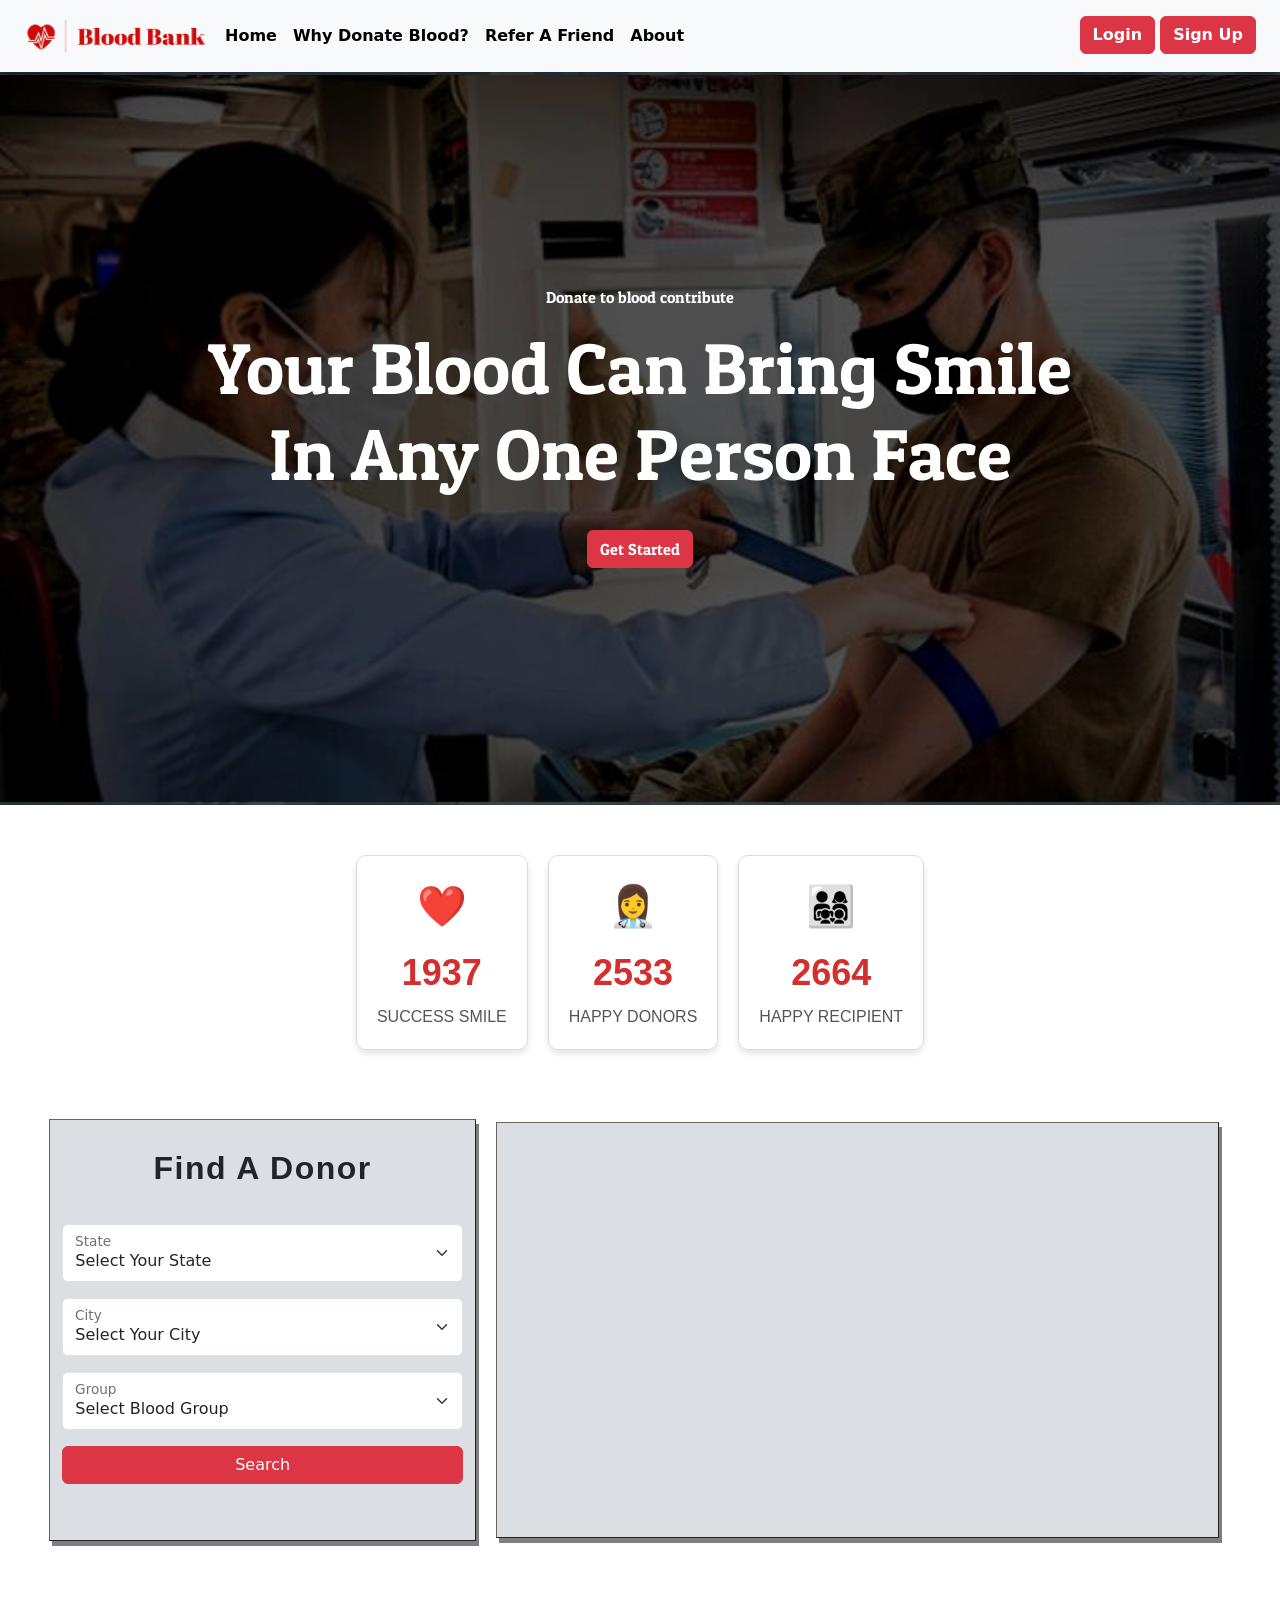
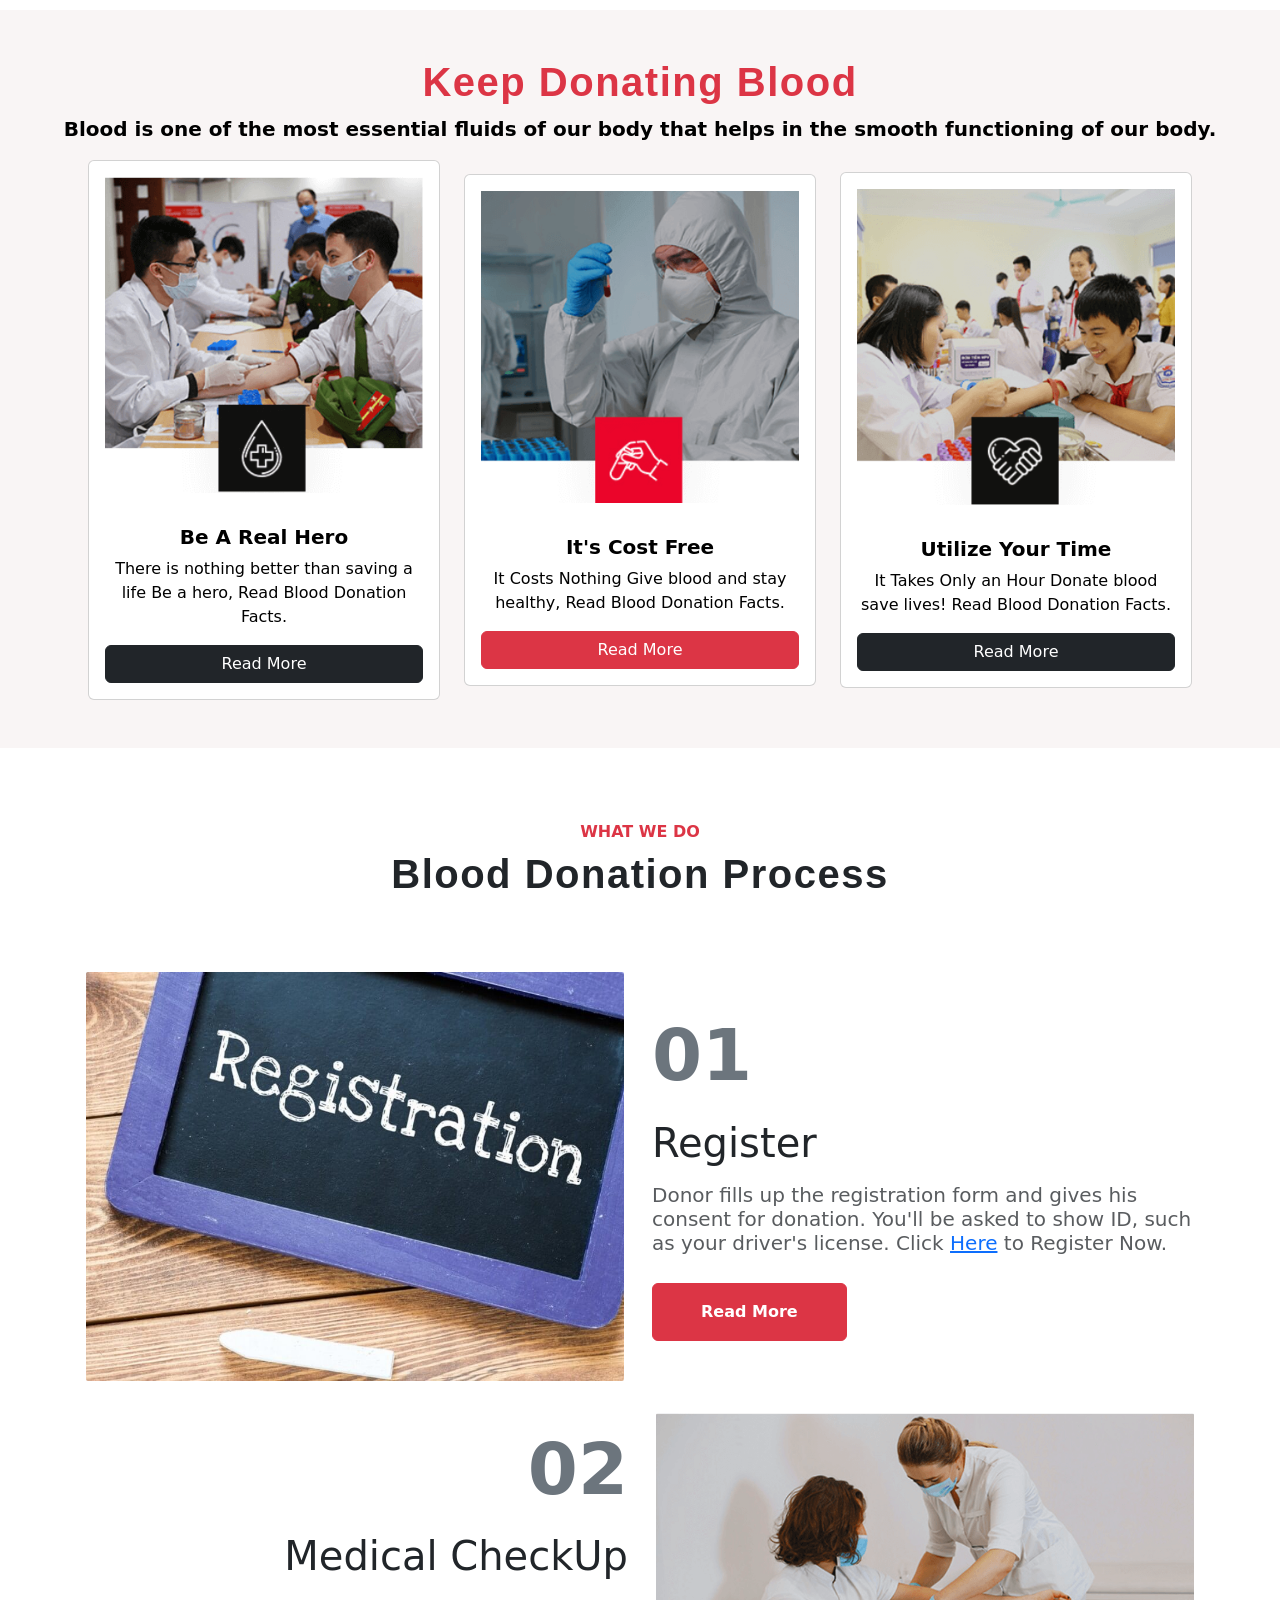
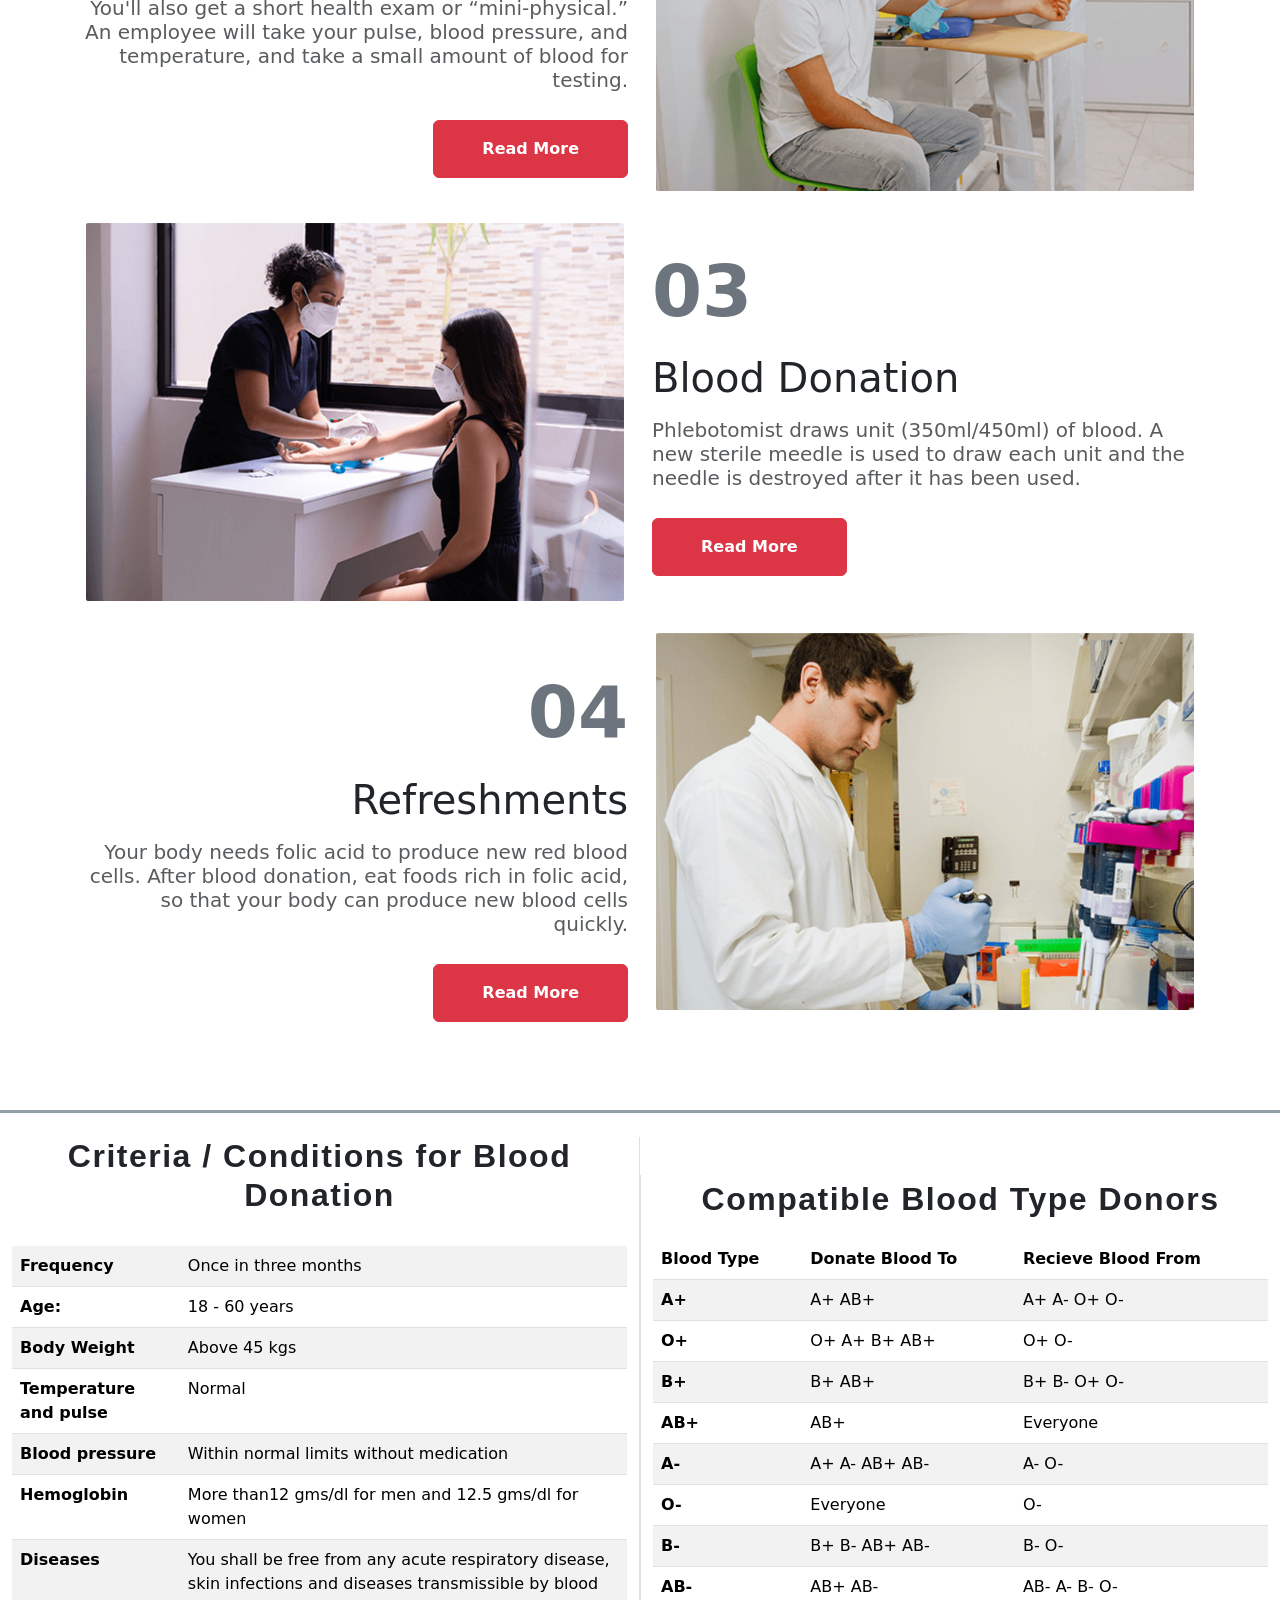
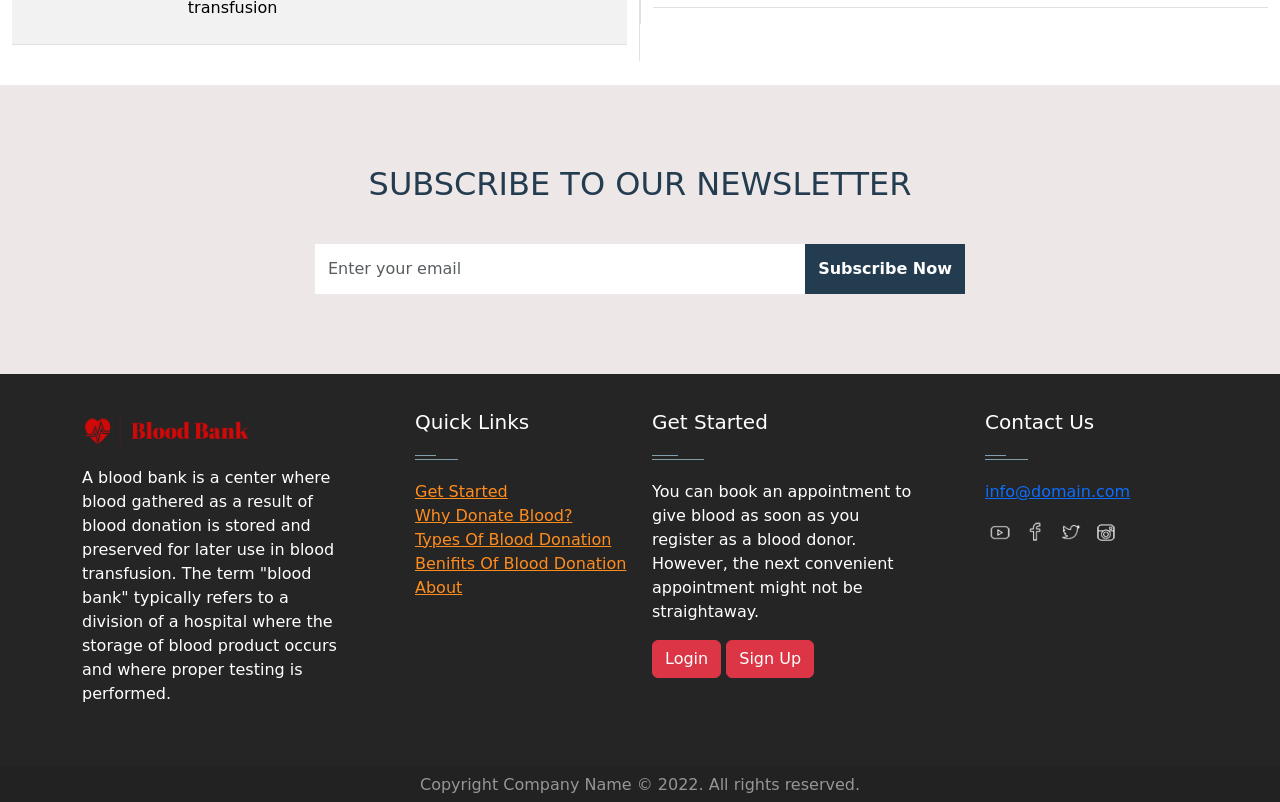
<file: index.html>
<!DOCTYPE html>
<html lang="en">

<head>
    <meta charset="UTF-8">
    <meta http-equiv="X-UA-Compatible" content="IE=edge">
    <meta name="viewport" content="width=device-width, initial-scale=1">
    <link rel='icon' href='images/favicon.ico' type='image/x-icon' sizes="16x16" />
    <link href="https://cdn.jsdelivr.net/npm/bootstrap@5.1.3/dist/css/bootstrap.min.css" rel="stylesheet"
        integrity="sha384-1BmE4kWBq78iYhFldvKuhfTAU6auU8tT94WrHftjDbrCEXSU1oBoqyl2QvZ6jIW3" crossorigin="anonymous">
    <script src="https://cdn.jsdelivr.net/npm/bootstrap@5.1.3/dist/js/bootstrap.bundle.min.js"
        integrity="sha384-ka7Sk0Gln4gmtz2MlQnikT1wXgYsOg+OMhuP+IlRH9sENBO0LRn5q+8nbTov4+1p"
        crossorigin="anonymous"></script>


    <link rel="preconnect" href="https://fonts.googleapis.com">
    <link rel="preconnect" href="https://fonts.gstatic.com" crossorigin>
    <link href="https://fonts.googleapis.com/css2?family=Patua+One&display=swap" rel="stylesheet">
    <link
        href="https://fonts.googleapis.com/css2?family=Alfa+Slab+One&family=Luckiest+Guy&family=Montserrat:wght@500&display=swap"
        rel="stylesheet">
    
    <link rel="stylesheet" href="css/minified-index.css">
    <link rel="stylesheet" href="https://cdnjs.cloudflare.com/ajax/libs/animate.css/4.1.1/animate.min.css" />
    <title>Blood Bank</title>
</head>

<body>

    <!-- Header -->
    <header>
        <div class="container-fluid py-3 px-4 bg-light">
            <div class="d-flex flex-wrap justify-content-center">
                <a href="/" class="mb-2 mb-lg-0 text-black text-decoration-none">
                    <img class="bi me-2" width="185" height="40" src="images/logo.png" alt="">
                </a>
    
                <ul class="nav col-12 col-lg-auto me-lg-auto mb-2 justify-content-center mb-md-0 fw-bolder">
                    <li><a href="./index.html" class="nav-link px-2 text-black">Home</a></li>
                    <li><a href="articles/why-donate-blood.html" class="nav-link px-2 text-black">Why Donate Blood?</a></li>
                    <li><a href="#" class="nav-link px-2 text-black" id="referBtn">Refer A Friend</a></li>
                    <li><a href="#" class="nav-link px-2 text-black">About</a></li>
                </ul>
    
                <div class="text-end">
                    <a class="btn btn-danger fw-bolder" href="login.html" target="_blank">Login</a>
                    <a class="btn btn-danger fw-bolder" href="signup.html" target="_blank">Sign Up</a>
                </div>
            </div>
        </div>
    </header>
    
    <!-- Popup Modal -->
    <div id="popup" class="popup">
        <div class="popup-content">
            <span class="close">&times;</span>
            <h3>Refer A Friend</h3>
            <p>Enter your friend's email or phone number to invite them:</p>
            <form id="referForm">
                <input type="text" id="contactInput" placeholder="Email or Phone Number" required>
                <button type="submit" class="btn btn-danger">Send Invite</button>
            </form>
        </div>
    </div>

    <!-- Section  -->
    <div class="sec1 container-fluid">
        <div>
            <p class="display-7">Donate to blood contribute</p>
        </div>
        <div>
            <h2 class="display-2">Your Blood Can Bring Smile <br> In Any One Person Face</h2>
        </div><br>
        <div><button type="button" class="btn btn-danger">Get Started</button></div><br>
    </div>

    <section>
        <link rel="stylesheet" href="css/index.css">
        <div class="stats-container">
            <div class="stat">
                <div class="stat-icon">❤️</div>
                <div class="stat-number" data-target="2578">0</div>
                <div class="stat-text">SUCCESS SMILE</div>
            </div>
            <div class="stat">
                <div class="stat-icon">👩‍⚕️</div>
                <div class="stat-number" data-target="3235">0</div>
                <div class="stat-text">HAPPY DONORS</div>
            </div>
            <div class="stat">
                <div class="stat-icon">👨‍👩‍👧‍👦</div>
                <div class="stat-number" data-target="3568">0</div>
                <div class="stat-text">HAPPY RECIPIENT</div>
            </div>
        </div>        
    </section>
    <!-- Find A Donor -->
    <div class="sec2 container-fluid py-5">
        <div class="row d-flex align-items-center justify-content-center">
            <div class="col-xs-4 col-sm-6 col-md-4 mx-1 d-grid gap-3 py-4 bcard">
                <p class="fs-2 fw-bolder text-center hstyle">Find A Donor</p>
    
                <div class="form-floating">
                    <select id="get_states" class="form-select">
                        <option selected>Select Your State</option>
                    </select>
                    <label for="get_states">State</label>
                </div>
    
                <div class="form-floating">
                    <select id="get_cities" class="form-select">
                        <option selected>Select Your City</option>
                    </select>
                    <label for="get_cities">City</label>
                </div>
    
                <div class="form-floating">
                    <select id="blood_group" class="form-select">
                        <option selected>Select Blood Group</option>
                    </select>
                    <label for="blood_group">Group</label>
                </div>
    
                <button type="button" class="btn btn-danger" onclick="searchDonors()">Search</button>
    
                <div id="donorResults" class="mt-3"></div>
            </div>
    
            <div class="col-xs-7 col-sm-6 col-md-7 mx-1 py-4">
                <div class="d-flex flex-wrap align-items-center justify-content-center embed-responsive embed-responsive-4by3 bcard">
                    <iframe width="1044" height="414" src="https://www.youtube.com/embed/gYUcQT6Gxts"
                        title="YouTube video player" frameborder="0"
                        allow="accelerometer; autoplay; clipboard-write; encrypted-media; gyroscope; picture-in-picture"
                        allowfullscreen></iframe>
                </div>
            </div>
        </div>
    </div>
    

    <!-- How Blood Donation Works -->
    <section class="sec5 py-5">
        <div class="container-fluid d-flex flex-wrap justify-content-center">
            <div class="row">
                <div class="col text-center">
                    <h2 class="fs-1 fw-bolder hstyle text-danger">Keep Donating Blood</h2>
                    <p class="lead text-black fw-bolder">Blood is one of the most essential fluids of our body that
                        helps in the smooth
                        functioning
                        of our body.</p>
                </div>
            </div>

            <div class="row d-flex align-items-center justify-content-center">
                <div class="col-auto">
                    <div class="card" style="width: 22rem;">
                        <img class="card-img-top p-3" src="./images/blood-donation-1.png" alt="Card image cap">
                        <div class="card-body text-center">
                            <h5 class="card-title text-black fw-bolder">Be A Real Hero</h5>
                            <p class="card-text text-black">There is nothing better than saving a life Be a hero, Read
                                Blood
                                Donation Facts.</p>
                            <a href="./articles/why-donate-blood.html" class="btn1 btn btn-dark">Read More</a>
                        </div>
                    </div>
                </div>

                <div class="col-auto">
                    <div class="card" style="width: 22rem;">
                        <img class="card-img-top p-3" src="./images/blood-donation-2.png" alt="Card image cap">
                        <div class="card-body text-center">
                            <h5 class="card-title text-black fw-bolder">It's Cost Free</h5>
                            <p class="card-text text-black">It Costs Nothing Give blood and stay healthy, Read Blood
                                Donation Facts.
                            </p>
                            <a href="./articles/why-donate-blood.html" target="_blank" class="btn1 btn btn-danger">Read
                                More</a>
                        </div>
                    </div>
                </div>

                <div class="col-auto">
                    <div class="card" style="width: 22rem;">
                        <img class="card-img-top p-3" src="./images/blood-donation-3.png" alt="Card image cap">
                        <div class="card-body text-center">
                            <h5 class="card-title text-black fw-bolder">Utilize Your Time</h5>
                            <p class="card-text text-black">It Takes Only an Hour Donate blood save lives! Read Blood
                                Donation Facts.
                            </p>
                            <a href="./articles/why-donate-blood.html" target="_blank" class="btn1 btn btn-dark">Read
                                More</a>
                        </div>
                    </div>
                </div>
            </div>

        </div>

    </section>

    <!-- Blood Donation Process -->
    <section class="sec3 py-5">
        <div class="py-4">
            <p class="fs-6 m-0 text-danger fw-bolder text-center">WHAT WE DO</p>
            <p class="fs-1 text-center fw-bold hstyle pb-4">Blood Donation Process</p>
        </div>

        <div class="container d-flex flex-wrap justify-content-center">
            <div class="row">
                <div class="col col-sm-6">
                    <img src="./images/service1.jpg" alt="..." class="img-thumbnail">
                </div>

                <div class="col col-sm-6 align-self-center">
                    <p class="display-2 fw-bolder text-secondary">01</p>
                    <p class="h1 py-1">Register</p>
                    <p class="h5 py-1 text-muted">Donor fills up the registration form and gives his consent for
                        donation.
                        You'll be asked to show ID, such as your driver's license. Click <a href="#">Here</a> to
                        Register Now.</p>
                    <a href="./articles/why-donate-blood.html" target="_blank"
                        class="btn btn-danger fw-bolder py-3 px-5 mt-3">Read More</a>

                </div>
                <div class="w-100"></div>
                <br>

                <div class="col col-sm-6 align-self-center text-end">
                    <p class="display-2 fw-bolder text-secondary">02</p>
                    <p class="h1 py-1">Medical CheckUp</p>
                    <p class="h5 py-1 text-muted">You'll also get a short health exam or
                        “mini-physical.” An employee will take your pulse, blood pressure, and temperature, and take a
                        small amount of blood for testing.</p>
                    <a href="./articles/why-donate-blood.html" target="_blank"
                        class="btn btn-danger fw-bolder py-3 px-5 mt-3">Read More</a>
                </div>

                <div class="col col-sm-6">
                    <img src="./images/service2.png" alt="..." class="img-thumbnail">
                </div>

                <div class="w-100"></div>
                <br>

                <div class="col col-sm-6">
                    <img src="./images/service3.png" alt="..." class="img-thumbnail">
                </div>

                <div class="col col-sm-6 align-self-center">
                    <p class="display-2 fw-bolder text-secondary">03</p>
                    <p class="h1 py-1">Blood Donation</p>
                    <p class="h5 py-1 text-muted">Phlebotomist draws unit (350ml/450ml) of blood. A new sterile meedle
                        is
                        used to draw each unit and the needle is destroyed after it has been used.</p>
                    <a href="./articles/why-donate-blood.html" target="_blank"
                        class="btn btn-danger fw-bolder py-3 px-5 mt-3">Read More</a>
                </div>

                <div class="w-100"></div>
                <br>

                <div class="col col-sm-6 align-self-center text-end">
                    <p class="display-2 fw-bolder text-secondary">04</p>
                    <p class="h1 py-1">Refreshments</p>
                    <p class="h5 py-1 text-muted">Your body needs folic acid to produce new red blood cells. After blood
                        donation, eat foods rich in folic acid, so that your body can produce new blood cells
                        quickly.</p>
                    <a href="./articles/why-donate-blood.html" target="_blank"
                        class="btn btn-danger fw-bolder py-3 px-5 mt-3">Read More</a>
                </div>

                <div class="col col-sm-6 pb-5">
                    <img src="./images/service4.png" alt="..." class="img-thumbnail">
                </div>
            </div>
        </div>
    </section>


    <div class="container-fluid py-4 sec4">

        <div class="row d-flex flex-wrap align-items-center justify-content-center">
            <div class="col-xs-7 col-sm-12 col-md-6 border-end">
                <h2 class="fs-2 text-center fw-bold hstyle">Criteria / Conditions for Blood Donation</h2>
                &nbsp;

                <table class="table table-striped">
                    <tbody>
                        <tr>
                            <th>Frequency</th>
                            <td>Once in three months</td>
                        </tr>
                        <tr>
                            <th>Age:&nbsp;</th>
                            <td>18 - 60 years</td>
                        </tr>
                        <tr>
                            <th>Body Weight</th>
                            <td>Above 45 kgs</td>
                        </tr>
                        <tr>
                            <th>Temperature and pulse</th>
                            <td>
                                <p>Normal</p>
                            </td>
                        </tr>
                        <tr>
                            <th>Blood pressure</th>
                            <td>Within normal limits without medication</td>
                        </tr>
                        <tr>
                            <th>Hemoglobin</th>
                            <td>More than12 gms/dl for men and 12.5 gms/dl for women</td>
                        </tr>
                        <tr>
                            <th>Diseases</th>
                            <td>
                                <p>You shall be free from any acute respiratory disease, skin infections and diseases
                                    transmissible by blood transfusion</p>
                            </td>
                        </tr>
                    </tbody>
                </table>
            </div>



            <div class="col-xs-7 col-sm-12 col-md-6 border-start">
                <p class="fs-2 text-center fw-bold hstyle">Compatible Blood Type Donors</p>
                <table class="table table-striped">
                    <thead>
                        <tr>
                            <th scope="col">Blood Type</th>
                            <th scope="col">Donate Blood To</th>
                            <th scope="col">Recieve Blood From</th>
                        </tr>
                    </thead>
                    <tbody>
                        <tr>
                            <td><b>A+</b></td>
                            <td>A+ AB+</td>
                            <td>A+ A- O+ O-</td>
                        </tr>
                        <tr>
                            <td><b>O+</b></td>
                            <td>O+ A+ B+ AB+</td>
                            <td>O+ O-</td>
                        </tr>
                        <tr>
                            <td><b>B+</b></td>
                            <td>B+ AB+</td>
                            <td>B+ B- O+ O-</td>
                        </tr>
                        <tr>
                            <td><b>AB+</b></td>
                            <td>AB+</td>
                            <td>Everyone</td>
                        </tr>
                        <tr>
                            <td><b>A-</b></td>
                            <td>A+ A- AB+ AB-</td>
                            <td>A- O-</td>
                        </tr>
                        <tr>
                            <td><b>O-</b></td>
                            <td>Everyone</td>
                            <td>O-</td>
                        </tr>
                        <tr>
                            <td><b>B-</b></td>
                            <td>B+ B- AB+ AB-</td>
                            <td>B- O-</td>
                        </tr>
                        <tr>
                            <td><b>AB-</b></td>
                            <td>AB+ AB-</td>
                            <td>AB- A- B- O-</td>
                        </tr>
                    </tbody>
                </table>
            </div>
        </div>
    </div>

    <div class="container-fluid sec-newsletter">
        <section class="newsletter">
            <div class="container-fluid">
                <div class="row">
                    <div class="col-sm-12">
                        <div class="content">
                            <form>
                                <h2>SUBSCRIBE TO OUR NEWSLETTER</h2>
                                <div class="input-group">
                                    <input type="email" class="form-control" placeholder="Enter your email">
                                    <span class="input-group-btn">
                                        <button class="btn" type="submit">Subscribe Now</button>
                                    </span>
                                </div>
                            </form>
                        </div>
                    </div>
                </div>
            </div>
        </section>
    </div>


    <footer id="footer" class="footer-1">
        <div class="main-footer widgets-dark typo-light">
            <div class="container mt-3 d-flex flex-wrap align-items-center justify-content-center ">
                <div class="row">

                    <div class="col-xs-12 col-sm-6 col-md-3">
                        <div class=" widget subscribe no-box align-items-center">
                            <div class="mb-3"><a href="/" class="">
                                    <img class="bi me-2" width="170" height="40" src="images/logo.png" alt="">
                                </a></div>
                            <div>
                                <p>A blood bank is a center where blood gathered as a result of blood donation is stored
                                    and preserved for later use in blood transfusion. The term "blood bank" typically
                                    refers to a division of a hospital where the storage of blood product occurs and
                                    where proper testing is performed.</p>
                            </div>
                        </div>
                    </div>

                    <div class="col-xs-12 col-sm-6 col-md-3">
                        <div class="ms-5 widget no-box">
                            <h5 class="widget-title">Quick Links<span></span></h5>
                            <ul class="thumbnail-widget">
                                <li>
                                    <div class="thumb-content"><a href="#.">Get Started</a></div>
                                </li>
                                <li>
                                    <div class="thumb-content"><a href="articles/why-donate-blood.html">Why Donate
                                            Blood?</a></div>
                                </li>
                                <li>
                                    <div class="thumb-content"><a href="articles/types-of-blood-donation.html">Types Of
                                            Blood Donation</a></div>
                                </li>
                                <li>
                                    <div class="thumb-content"><a href="#.">Benifits Of Blood Donation</a></div>
                                </li>
                                <li>
                                    <div class="thumb-content"><a href="#.">About</a></div>
                                </li>
                            </ul>
                        </div>
                    </div>

                    <div class="col-xs-12 col-sm-6 col-md-3">
                        <div class="widget no-box">
                            <h5 class="widget-title">Get Started<span></span></h5>
                            <p>You can book an appointment to give blood as soon as you register as a blood donor.
                                However, the next convenient appointment might not be straightaway.</p>
                            <a class="btn btn-danger" href="login.html" target="_blank">Login</a>
                            <a class="btn btn-danger" href="signup.html" target="_blank">Sign Up</a>
                        </div>
                    </div>

                    <div class="col-xs-12 col-sm-6 col-md-3">

                        <div class="ms-5 widget no-box">
                            <h5 class="widget-title">Contact Us<span></span></h5>

                            <p><a href="mailto:info@domain.com" title="glorythemes">info@domain.com</a></p>
                            <ul class="social-footer2 pe-2">
                                <li class=""><a title="youtube" target="_blank" href="#"><img alt="youtube" width="25"
                                            height="25" src="./images/youtube_icon.png"></a>
                                </li>
                                <li class=""><a href="#" target="_blank" title="Facebook"><img alt="Facebook" width="25"
                                            height="25" src="./images/facebook_icon.png"></a>
                                </li>
                                <li class=""><a href="#" target="_blank" title="Twitter"><img alt="Twitter" width="25"
                                            height="25" src="./images/twitter_icon.png"></a>
                                </li>
                                <li class=""><a title="instagram" target="_blank" href="#"><img alt="instagram"
                                            width="25" height="25" src="./images/instagram_icon.png"></a>
                                </li>
                            </ul>
                        </div>
                    </div>

                </div>
            </div>
        </div>

        <div class="footer-copyright">
            <div class="container">
                <div class="row">
                    <div class="col-md-12 text-center">
                        <p>Copyright Company Name © 2022. All rights reserved.</p>
                    </div>
                </div>
            </div>
        </div>
    </footer>

    <script type="text/javascript" src="./script/script.js"></script>


</body>

</html>
</file>
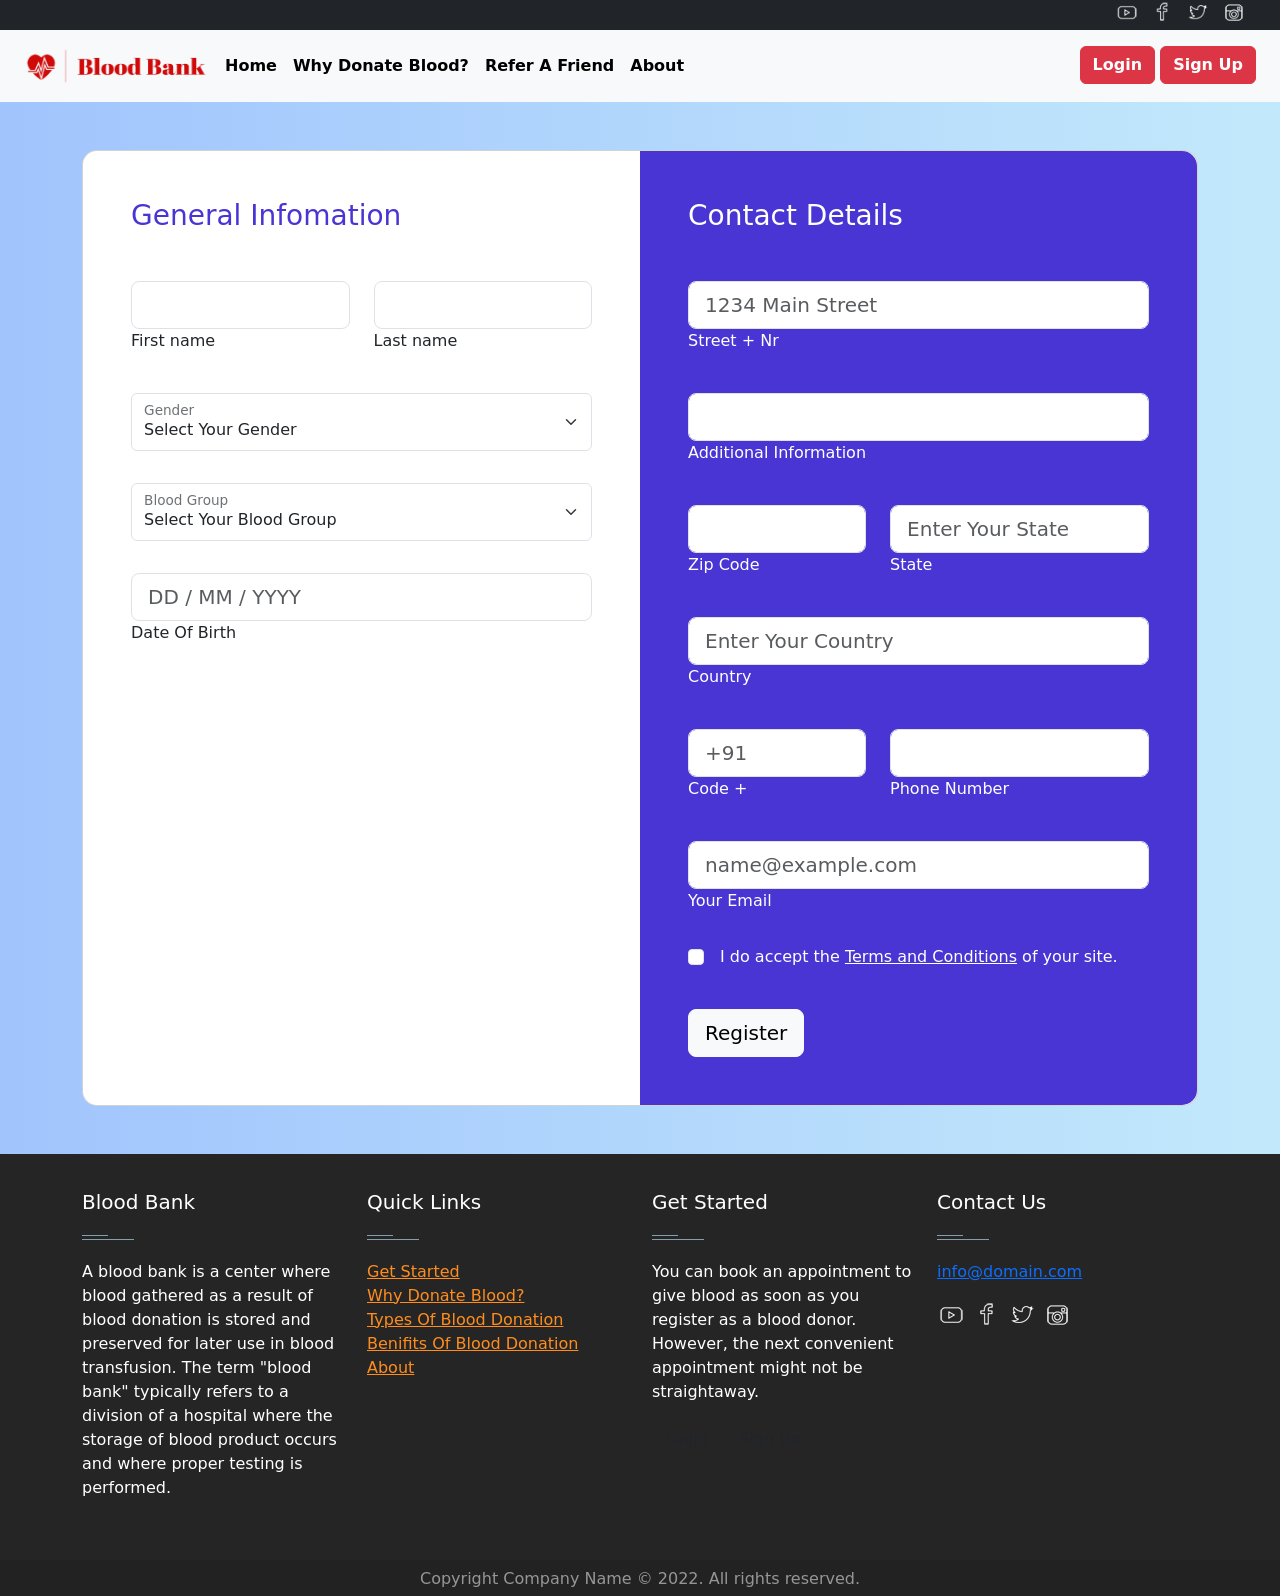
<file: signup.html>
<!DOCTYPE html>
<html lang="en">

<head>
  <meta charset="UTF-8">
  <meta http-equiv="X-UA-Compatible" content="IE=edge">
  <meta name="viewport" content="width=device-width, initial-scale=1.0">
  <link rel='icon' href='images/favicon.ico' type='image/x-icon' sizes="16x16" />
  <link href="https://cdn.jsdelivr.net/npm/bootstrap@5.1.3/dist/css/bootstrap.min.css" rel="stylesheet"
    integrity="sha384-1BmE4kWBq78iYhFldvKuhfTAU6auU8tT94WrHftjDbrCEXSU1oBoqyl2QvZ6jIW3" crossorigin="anonymous">
  <script src="https://cdn.jsdelivr.net/npm/bootstrap@5.1.3/dist/js/bootstrap.bundle.min.js"
    integrity="sha384-ka7Sk0Gln4gmtz2MlQnikT1wXgYsOg+OMhuP+IlRH9sENBO0LRn5q+8nbTov4+1p"
    crossorigin="anonymous"></script>
  <link rel="stylesheet" href="css/minified-signup.css">
  <title>Sign Up</title>
</head>

<body>

  <header>
    <div class="d-flex container-fluid bg-dark justify-content-end pe-4">
      <ul class="social-footer2 pe-2">
        <li class=""><a title="youtube" target="_blank" href="#"><img alt="youtube" width="25" height="25"
              src="./images/youtube_icon.png"></a>
        </li>
        <li class=""><a href="#" target="_blank" title="Facebook"><img alt="Facebook" width="25" height="25"
              src="./images/facebook_icon.png"></a>
        </li>
        <li class=""><a href="#" target="_blank" title="Twitter"><img alt="Twitter" width="25" height="25"
              src="./images/twitter_icon.png"></a>
        </li>
        <li class=""><a title="instagram" target="_blank" href="#"><img alt="instagram" width="25" height="25"
              src="./images/instagram_icon.png"></a>
        </li>
      </ul>
    </div>

    <div class="container-fluid py-3 px-4 bg-light">
      <div class="d-flex flex-wrap justify-content-center">
        <a href="/" class="mb-2 mb-lg-0 text-black text-decoration-none">
          <img class="bi me-2" width="185" height="40" src="images/logo.png" alt="">
        </a>

        <ul class="nav col-12 col-lg-auto me-lg-auto mb-2 justify-content-center mb-md-0 fw-bolder">
          <li><a href="./index.html" class="nav-link px-2 text-black">Home</a></li>
          <li><a href="articles/why-donate-blood.html" class="nav-link px-2 text-black">Why Donate Blood?</a>
          </li>
          <li><a href="#" class="nav-link px-2 text-black">Refer A Friend</a></li>
          <li><a href="#" class="nav-link px-2 text-black">About</a></li>
        </ul>

        <div class="text-end">
          <a class="btn btn-danger fw-bolder" href="login.html" target="_blank">Login</a>
          <a class="btn btn-danger fw-bolder" href="signup.html" target="_blank">Sign Up</a>
        </div>
      </div>
    </div>
  </header>

  <section class="h-100 h-custom gradient-custom-2">
    <div class="container py-5 h-100">
      <div class="row d-flex justify-content-center align-items-center h-100">
        <div class="col-12">
          <div class="card card-registration card-registration-2" style="border-radius: 15px;">
            <div class="card-body p-0">
              <div class="row g-0">
                <div class="col-lg-6">
                  <div class="p-5">
                    <h3 class="fw-normal mb-5" style="color: #4835d4;">General Infomation</h3>



                    <div class="row">
                      <div class="col-md-6 mb-4 pb-2">

                        <div class="form-outline">
                          <input type="text" id="form3Examplev2" class="form-control form-control-lg" />
                          <label class="form-label" for="form3Examplev2">First name</label>
                        </div>

                      </div>
                      <div class="col-md-6 mb-4 pb-2">

                        <div class="form-outline">
                          <input type="text" id="form3Examplev3" class="form-control form-control-lg" />
                          <label class="form-label" for="form3Examplev3">Last name</label>
                        </div>

                      </div>
                    </div>

                    <div class="form-floating mb-4 pb-2">
                      <select class="form-select" id="floatingSelect" aria-label="Floating label select example">
                        <option selected>Select Your Gender</option>
                        <option value="1">Male</option>
                        <option value="2">Female</option>
                        <option value="3">Subhash</option>
                      </select>
                      <label for="floatingSelect">Gender</label>
                    </div>

                    <div class="form-floating mb-4 pb-2">
                      <select class="form-select" id="floatingSelect" aria-label="Floating label select example">
                        <option selected>Select Your Blood Group</option>
                        <option value="1">A+</option>
                        <option value="2">A-</option>
                      </select>
                      <label for="floatingSelect">Blood Group</label>
                    </div>

                    <div class="mb-4 pb-2">
                      <div class="form-outline">
                        <input type="text" placeholder="DD / MM / YYYY" id="form3Examplev4"
                          class="form-control form-control-lg" />
                        <label class="form-label" for="form3Examplev4">Date Of Birth</label>
                      </div>
                    </div>

                  </div>
                </div>
                <div class="col-lg-6 bg-indigo text-white">
                  <div class="p-5">
                    <h3 class="fw-normal mb-5">Contact Details</h3>

                    <div class="mb-4 pb-2">
                      <div class="form-outline form-white">
                        <input type="text" placeholder="1234 Main Street" id="form3Examplea2"
                          class="form-control form-control-lg" />
                        <label class="form-label" for="form3Examplea2">Street + Nr</label>
                      </div>
                    </div>

                    <div class="mb-4 pb-2">
                      <div class="form-outline form-white">
                        <input type="text" id="form3Examplea3" class="form-control form-control-lg" />
                        <label class="form-label" for="form3Examplea3">Additional Information</label>
                      </div>
                    </div>

                    <div class="row">
                      <div class="col-md-5 mb-4 pb-2">

                        <div class="form-outline form-white">
                          <input type="text" id="form3Examplea4" class="form-control form-control-lg" />
                          <label class="form-label" for="form3Examplea4">Zip Code</label>
                        </div>

                      </div>
                      <div class="col-md-7 mb-4 pb-2">

                        <div class="form-outline form-white">
                          <input type="text" placeholder="Enter Your State" id="form3Examplea5"
                            class="form-control form-control-lg" />
                          <label class="form-label" for="form3Examplea5">State</label>
                        </div>

                      </div>
                    </div>

                    <div class="mb-4 pb-2">
                      <div class="form-outline form-white">
                        <input type="text" placeholder="Enter Your Country" id="form3Examplea6"
                          class="form-control form-control-lg" />
                        <label class="form-label" for="form3Examplea6">Country</label>
                      </div>
                    </div>

                    <div class="row">
                      <div class="col-md-5 mb-4 pb-2">

                        <div class="form-outline form-white">
                          <input type="text" placeholder="+91" id="form3Examplea7" class="form-control form-control-lg"
                            required />
                          <label class="form-label" for="form3Examplea7">Code +</label>
                        </div>

                      </div>
                      <div class="col-md-7 mb-4 pb-2">

                        <div class="form-outline form-white">
                          <input type="text" placeholder="" id="form3Examplea8" class="form-control form-control-lg"
                            required />
                          <label class="form-label" for="form3Examplea8">Phone Number</label>
                        </div>

                      </div>
                    </div>

                    <div class="mb-4">
                      <div class="form-outline form-white">
                        <input type="text" placeholder="name@example.com" id="form3Examplea9"
                          class="form-control form-control-lg" required />
                        <label class="form-label" for="form3Examplea9">Your Email</label>
                      </div>
                    </div>

                    <div class="form-check d-flex justify-content-start mb-4 pb-3">
                      <input class="form-check-input me-3" type="checkbox" value="" id="form2Example3c" required />
                      <label class="form-check-label text-white" for="form2Example3">
                        I do accept the <a href="#!" class="text-white"><u>Terms and Conditions</u></a> of your site.
                      </label>
                    </div>

                    <button type="submit" class="btn btn-light btn-lg" data-mdb-ripple-color="dark">Register</button>

                  </div>
                </div>
              </div>
            </div>
          </div>
        </div>
      </div>
    </div>
  </section>

  <footer id="footer" class="footer-1">
    <div class="main-footer widgets-dark typo-light">
      <div class="container mt-3 d-flex flex-wrap align-items-center justify-content-center ">
        <div class="row ">

          <div class="col-xs-12 col-sm-6 col-md-3 ">
            <div class="widget subscribe no-box">
              <h5 class="widget-title">Blood Bank<span></span></h5>
              <p>A blood bank is a center where blood gathered as a result of blood donation is stored
                and preserved for later use in blood transfusion. The term "blood bank" typically
                refers to a division of a hospital where the storage of blood product occurs and
                where proper testing is performed.</p>
            </div>
          </div>

          <div class="col-xs-12 col-sm-6 col-md-3">
            <div class="widget no-box">
              <h5 class="widget-title">Quick Links<span></span></h5>
              <ul class="thumbnail-widget">
                <li>
                  <div class="thumb-content"><a href="#.">Get Started</a></div>
                </li>
                <li>
                  <div class="thumb-content"><a href="articles/why-donate-blood.html">Why Donate Blood?</a></div>
                </li>
                <li>
                  <div class="thumb-content"><a href="articles/types-of-blood-donation.html">Types Of Blood Donation</a>
                  </div>
                </li>
                <li>
                  <div class="thumb-content"><a href="#.">Benifits Of Blood Donation</a></div>
                </li>
                <li>
                  <div class="thumb-content"><a href="#.">About</a></div>
                </li>
              </ul>
            </div>
          </div>

          <div class="col-xs-12 col-sm-6 col-md-3">
            <div class="widget no-box">
              <h5 class="widget-title">Get Started<span></span></h5>
              <p>You can book an appointment to give blood as soon as you register as a blood donor.
                However, the next convenient appointment might not be straightaway.</p>
              <a class="btn" href="login.html" target="_blank">Login</a>
              <a class="btn" href="signup.html" target="_blank">Sign Up</a>
            </div>
          </div>

          <div class="col-xs-12 col-sm-6 col-md-3">

            <div class="widget no-box">
              <h5 class="widget-title">Contact Us<span></span></h5>

              <p><a href="mailto:info@domain.com" title="glorythemes">info@domain.com</a></p>
              <ul class="social-footer2">
                <li class=""><a title="youtube" target="_blank" href="#"><img alt="youtube" width="30" height="30"
                      src="[data-uri]"></a>
                </li>
                <li class=""><a href="#" target="_blank" title="Facebook"><img alt="Facebook" width="30" height="30"
                      src="[data-uri]"></a>
                </li>
                <li class=""><a href="#" target="_blank" title="Twitter"><img alt="Twitter" width="30" height="30"
                      src="[data-uri]"></a>
                </li>
                <li class=""><a title="instagram" target="_blank" href="#"><img alt="instagram" width="30" height="30"
                      src="[data-uri]"></a>
                </li>
              </ul>
            </div>
          </div>

        </div>
      </div>
    </div>

    <div class="footer-copyright">
      <div class="container">
        <div class="row">
          <div class="col-md-12 text-center">
            <p>Copyright Company Name © 2022. All rights reserved.</p>
          </div>
        </div>
      </div>
    </div>
  </footer>


</body>

</html>
</file>
<file: css/minified-index.css>
body{background-color:#fff}.img-thumbnail{border:0}.btn1{margin:0;width:100%}.achievement{padding:0;background-image:url("../images/doctors-team.jpg");background-position:center;background-size:cover;padding-top:210px;padding-bottom:510px}.hstyle{font-family:'Rubik Mono One',sans-serif;letter-spacing:1.5px}.bcard{border-right:1px solid #222;border-bottom:1px solid #222;border-top:1px solid rgba(81,66,66,.782);border-left:1px solid rgba(81,66,66,.782);box-shadow:3px 5px rgba(0,0,0,.5);background-color:#bec5cc8b}.sec1{padding:0;background-color:#fff;font-family:'Patua One',cursive;border-bottom:3px solid rgba(64,87,101,.571);border-top:3px solid rgba(49,65,76,.571);text-align:center;color:#fff;background-image:url("../images/header_img.jpg");background-position:center;background-size:cover;padding-top:210px;padding-bottom:210px}.sec2{background-color:#fff}.sec3{border-bottom:3px solid rgba(64,87,101,.571)}.sec5{background-color:#f3eaea7b}.sec-newsletter{padding:0}.newsletter{padding:80px 0;background:#d5c9c96f}.newsletter .content{max-width:650px;margin:0 auto;text-align:center;position:relative;z-index:2}.newsletter .content h2{color:#243c4f;margin-bottom:40px}.newsletter .content .form-control{height:50px;border-color:#fff;border-radius:0}.newsletter .content.form-control:focus{box-shadow:none;border:2px solid #243c4f}.newsletter .content .btn{min-height:50px;border-radius:0;background:#243c4f;color:#fff;font-weight:600}footer .main-footer{padding:20px 0;background:#252525}footer ul{padding-left:0;list-style:none}.footer-copyright{background:#222;padding:5px 0}.footer-copyright .logo{display:inherit}.footer-copyright nav{float:right;margin-top:5px}.footer-copyright nav ul{list-style:none;margin:0;padding:0}.footer-copyright nav ul li{border-left:1px solid #505050;display:inline-block;line-height:12px;margin:0;padding:0 8px}.footer-copyright nav ul li a{color:#969696}.footer-copyright nav ul li:first-child{border:medium none;padding-left:0}.footer-copyright p{color:#969696;margin:2px 0 0}.footer-top{background:#252525;padding-bottom:30px;margin-bottom:30px;border-bottom:3px solid #222}footer.transparent .footer-top,footer.transparent .main-footer{background:0 0}footer.transparent .footer-copyright{background:none repeat scroll 0 0 rgba(0,0,0,.3)}footer.light .footer-top{background:#f9f9f9}footer.light .main-footer{background:#f9f9f9}footer.light .footer-copyright{background:none repeat scroll 0 0 rgba(255,255,255,.3)}.footer- .logo{display:inline-block}.widget{padding:20px;margin-bottom:40px}.widget.widget-last{margin-bottom:0}.widget.no-box{padding:0;background-color:transparent;margin-bottom:40px;box-shadow:none;-webkit-box-shadow:none;-moz-box-shadow:none;-ms-box-shadow:none;-o-box-shadow:none}.widget.subscribe p{margin-bottom:18px}.widget li a{color:#ff8d1e}.widget li a:hover{color:#4b92dc}.widget-title{margin-bottom:20px}.widget-title span{background:#839fad none repeat scroll 0 0;display:block;height:1px;margin-top:25px;position:relative;width:20%}.widget-title span::after{background:inherit;content:"";height:inherit;position:absolute;top:-4px;width:50%}.widget-title.text-center span,.widget-title.text-center span::after{margin-left:auto;margin-right:auto;left:0;right:0}.widget .badge{float:right;background:#7f7f7f}.typo-light div,.typo-light h1,.typo-light h2,.typo-light h3,.typo-light h4,.typo-light h5,.typo-light h6,.typo-light p,.typo-light small,.typo-light span{color:#fff}ul.social-footer2{margin:0;padding:0;width:auto}ul.social-footer2 li{display:inline-block;padding:0}ul.social-footer2 li a:hover{background-color:#ff8d1e}ul.social-footer2 li a{display:block;height:30px;width:30px;text-align:center}
</file>
<file: css/index.css>
body {
    background-color: white;
}

.img-thumbnail{
   border: 0px;
}

.btn1{
    margin: 0%;
width: 100%;
}

.achievement{
    padding: 0%;
    background-image: url("../images/doctors-team.jpg");
    background-position: center;
    background-size: cover;
    padding-top: 210px;
    padding-bottom: 510px;
    
}

.hstyle {
    font-family: 'Rubik Mono One', sans-serif;
    letter-spacing: 1.5px;
}


.bcard {
    border-right: 1px solid #222;
    border-bottom: 1px solid #222;
    border-top: 1px solid rgba(81, 66, 66, 0.782);
    border-left: 1px solid rgba(81, 66, 66, 0.782);
    box-shadow: 3px 5px rgba(0, 0, 0, 0.5);
    background-color: #bec5cc8b;
}

.sec1 {
    padding: 0%;
    background-color: white;
    font-family: 'Patua One', cursive;
    border-bottom: 3px solid rgba(64, 87, 101, 0.571);
    border-top: 3px solid rgba(49, 65, 76, 0.571);
    text-align: center;
    color: white;
    background-image: url("../images/header_img.jpg");
    background-position: center;
    background-size: cover;
    padding-top: 210px;
    padding-bottom: 210px;
}

.sec2 {
    background-color: white;
}

.sec3 {
    border-bottom: 3px solid rgba(64, 87, 101, 0.571);
}


.sec5 {
    background-color: #f3eaea7b;
}


.sec-newsletter {
    padding: 0%;
}

.newsletter {
    padding: 80px 0;
    background: #d5c9c96f;
    }
    
    .newsletter .content {
    max-width: 650px;
    margin: 0 auto;
    text-align: center;
    position: relative;
    z-index: 2; }
    .newsletter .content h2 {
    color: #243c4f;
    margin-bottom: 40px; }
    .newsletter .content .form-control {
    height: 50px;
    border-color: #ffffff;
    border-radius:0;
    }
    .newsletter .content.form-control:focus {
    box-shadow: none;
    border: 2px solid #243c4f;
    }
    .newsletter .content .btn {
    min-height: 50px; 
    border-radius:0;
    background: #243c4f;
    color: #fff;
    font-weight:600;
    }
    

/* Main Footer */
footer .main-footer{padding: 20px 0;background: #252525;}
footer ul{padding-left: 0;list-style: none;}

/* Copy Right Footer */
.footer-copyright {background: #222;padding: 5px 0;}
.footer-copyright .logo {    display: inherit;}
.footer-copyright nav {    float: right;    margin-top: 5px;}
.footer-copyright nav ul {list-style: none;margin: 0;padding: 0;}
.footer-copyright nav ul li {border-left: 1px solid #505050;display: inline-block;line-height: 12px;margin: 0;padding: 0 8px;}
.footer-copyright nav ul li a{color: #969696;}
.footer-copyright nav ul li:first-child {border: medium none;padding-left: 0;}
.footer-copyright p {color: #969696;margin: 2px 0 0;}

/* Footer Top */
.footer-top{background: #252525;padding-bottom: 30px;margin-bottom: 30px;border-bottom: 3px solid #222;}

/* Footer transparent */
footer.transparent .footer-top, footer.transparent .main-footer{background: transparent;}
footer.transparent .footer-copyright{background: none repeat scroll 0 0 rgba(0, 0, 0, 0.3) ;}

/* Footer light */
footer.light .footer-top{background: #f9f9f9;}
footer.light .main-footer{background: #f9f9f9;}
footer.light .footer-copyright{background: none repeat scroll 0 0 rgba(255, 255, 255, 0.3) ;}

/* Footer 4 */
.footer- .logo {    display: inline-block;}

/*==================== 
Widgets 
====================== */
.widget{padding: 20px;margin-bottom: 40px;}
.widget.widget-last{margin-bottom: 0px;}
.widget.no-box{padding: 0;background-color: transparent;margin-bottom: 40px;
box-shadow: none; -webkit-box-shadow: none; -moz-box-shadow: none; -ms-box-shadow: none; -o-box-shadow: none;}
.widget.subscribe p{margin-bottom: 18px;}
.widget li a{color: #ff8d1e;}
.widget li a:hover{color: #4b92dc;}
.widget-title {margin-bottom: 20px;}
.widget-title span {background: #839FAD none repeat scroll 0 0;display: block; height: 1px;margin-top: 25px;position: relative;width: 20%;}
.widget-title span::after {background: inherit;content: "";height: inherit;    position: absolute;top: -4px;width: 50%;}
.widget-title.text-center span,.widget-title.text-center span::after {margin-left: auto;margin-right:auto;left: 0;right: 0;}
.widget .badge{float: right;background: #7f7f7f;}

.typo-light h1, 
.typo-light h2, 
.typo-light h3, 
.typo-light h4, 
.typo-light h5, 
.typo-light h6,
.typo-light p,
.typo-light div,
.typo-light span,
.typo-light small{color: #fff;}

ul.social-footer2 {margin: 0;padding: 0;width: auto;}
ul.social-footer2 li {display: inline-block;padding: 0;}
ul.social-footer2 li a:hover {background-color:#ff8d1e;}
ul.social-footer2 li a {display: block;height:30px;width: 30px;text-align: center;}


.stats-container {
    display: flex;
    justify-content: center;
    gap: 20px;
    margin-top: 50px;
}

.stat {
    text-align: center;
    font-family: Arial, sans-serif;
    border: 1px solid #ddd;
    padding: 20px;
    border-radius: 10px;
    background: #fff;
    box-shadow: 0 4px 6px rgba(0, 0, 0, 0.1);
    transition: transform 0.3s;
    opacity: 0;
    animation: fadeIn 1s ease forwards;
}

.stat:hover {
    transform: translateY(-5px);
}

.stat-icon {
    font-size: 40px;
    margin-bottom: 10px;
}

.stat-number {
    font-size: 36px;
    font-weight: bold;
    color: #d32f2f;
}

.stat-text {
    margin-top: 5px;
    font-size: 16px;
    color: #555;
}

/* Fade-in animation */
@keyframes fadeIn {
    0% {
        opacity: 0;
        transform: translateY(20px);
    }
    100% {
        opacity: 1;
        transform: translateY(0);
    }
}



  /* Popup Styling */
.popup {
    display: none; /* Hidden by default */
    position: fixed;
    z-index: 1000;
    left: 0;
    top: 0;
    width: 100%;
    height: 100%;
    background-color: rgba(0, 0, 0, 0.5);
    justify-content: center;
    align-items: center;
}

.popup-content {
    background: white;
    border-radius: 10px;
    padding: 20px;
    width: 300px;
    box-shadow: 0 4px 8px rgba(0, 0, 0, 0.2);
    text-align: center;
}

.popup-content h3 {
    margin-bottom: 10px;
}

.popup-content input {
    width: 100%;
    padding: 10px;
    margin: 10px 0;
    border: 1px solid #ddd;
    border-radius: 5px;
}

.popup-content .btn {
    width: 100%;
    padding: 10px;
}

.close {
    position: absolute;
    right: 15px;
    top: 10px;
    font-size: 20px;
    cursor: pointer;
}
</file>
<file: css/minified-signup.css>
.card-registration .select-input.form-control[readonly]:not([disabled]){font-size:1rem;line-height:2.15;padding-left:.75em;padding-right:.75em}.card-registration .select-arrow{top:13px}.gradient-custom-2{background:#a1c4fd;background:-webkit-linear-gradient(to right,#a1c4fd,#c2e9fb);background:linear-gradient(to right,#a1c4fd,#c2e9fb)}.bg-indigo{background-color:#4835d4}@media (min-width:992px){.card-registration-2 .bg-indigo{border-top-right-radius:15px;border-bottom-right-radius:15px}}@media (max-width:991px){.card-registration-2 .bg-indigo{border-bottom-left-radius:15px;border-bottom-right-radius:15px}}footer .main-footer{padding:20px 0;background:#252525}footer ul{padding-left:0;list-style:none}.footer-copyright{background:#222;padding:5px 0}.footer-copyright .logo{display:inherit}.footer-copyright nav{float:right;margin-top:5px}.footer-copyright nav ul{list-style:none;margin:0;padding:0}.footer-copyright nav ul li{border-left:1px solid #505050;display:inline-block;line-height:12px;margin:0;padding:0 8px}.footer-copyright nav ul li a{color:#969696}.footer-copyright nav ul li:first-child{border:medium none;padding-left:0}.footer-copyright p{color:#969696;margin:2px 0 0}.footer-top{background:#252525;padding-bottom:30px;margin-bottom:30px;border-bottom:3px solid #222}footer.transparent .footer-top,footer.transparent .main-footer{background:0 0}footer.transparent .footer-copyright{background:none repeat scroll 0 0 rgba(0,0,0,.3)}footer.light .footer-top{background:#f9f9f9}footer.light .main-footer{background:#f9f9f9}footer.light .footer-copyright{background:none repeat scroll 0 0 rgba(255,255,255,.3)}.footer- .logo{display:inline-block}.widget{padding:20px;margin-bottom:40px}.widget.widget-last{margin-bottom:0}.widget.no-box{padding:0;background-color:transparent;margin-bottom:40px;box-shadow:none;-webkit-box-shadow:none;-moz-box-shadow:none;-ms-box-shadow:none;-o-box-shadow:none}.widget.subscribe p{margin-bottom:18px}.widget li a{color:#ff8d1e}.widget li a:hover{color:#4b92dc}.widget-title{margin-bottom:20px}.widget-title span{background:#839fad none repeat scroll 0 0;display:block;height:1px;margin-top:25px;position:relative;width:20%}.widget-title span::after{background:inherit;content:"";height:inherit;position:absolute;top:-4px;width:50%}.widget-title.text-center span,.widget-title.text-center span::after{margin-left:auto;margin-right:auto;left:0;right:0}.widget .badge{float:right;background:#7f7f7f}.typo-light div,.typo-light h1,.typo-light h2,.typo-light h3,.typo-light h4,.typo-light h5,.typo-light h6,.typo-light p,.typo-light small,.typo-light span{color:#fff}ul.social-footer2{margin:0;padding:0;width:auto}ul.social-footer2 li{display:inline-block;padding:0}ul.social-footer2 li a:hover{background-color:#ff8d1e}ul.social-footer2 li a{display:block;height:30px;width:30px;text-align:center}
</file>
